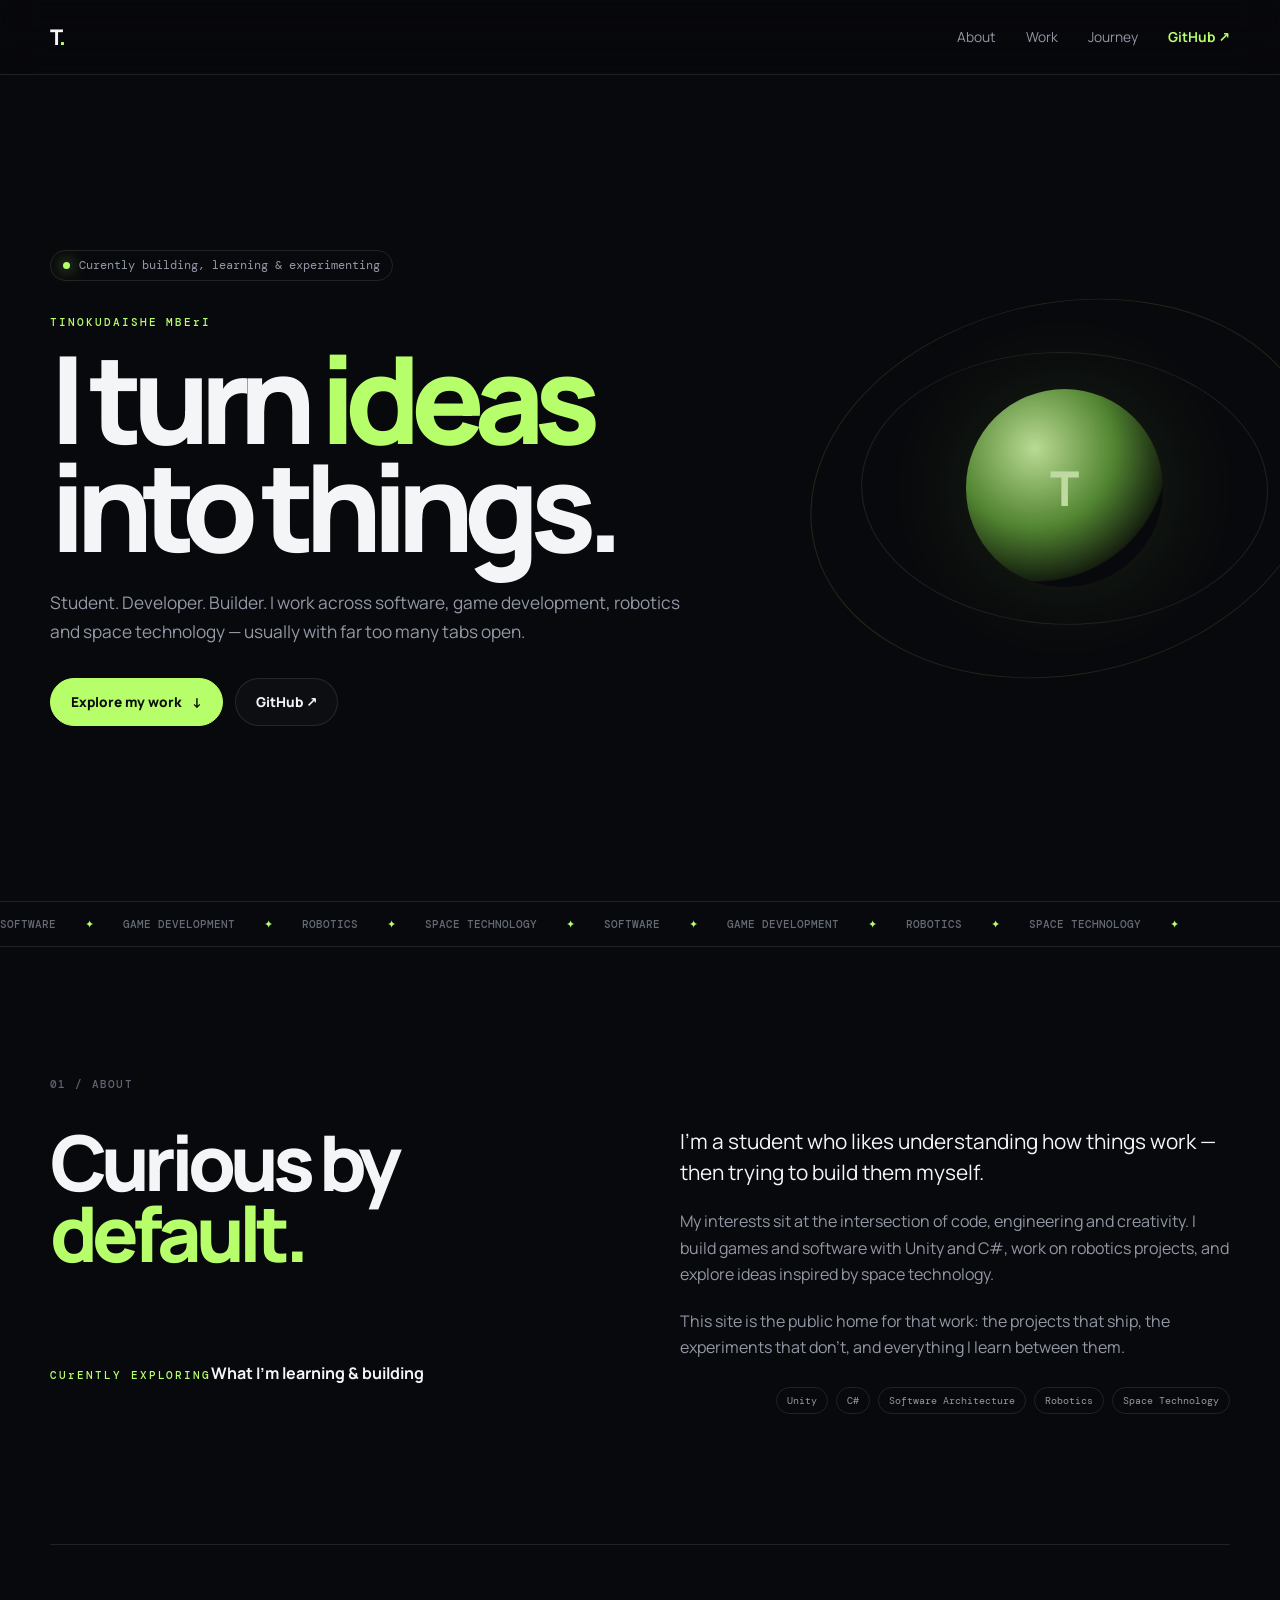
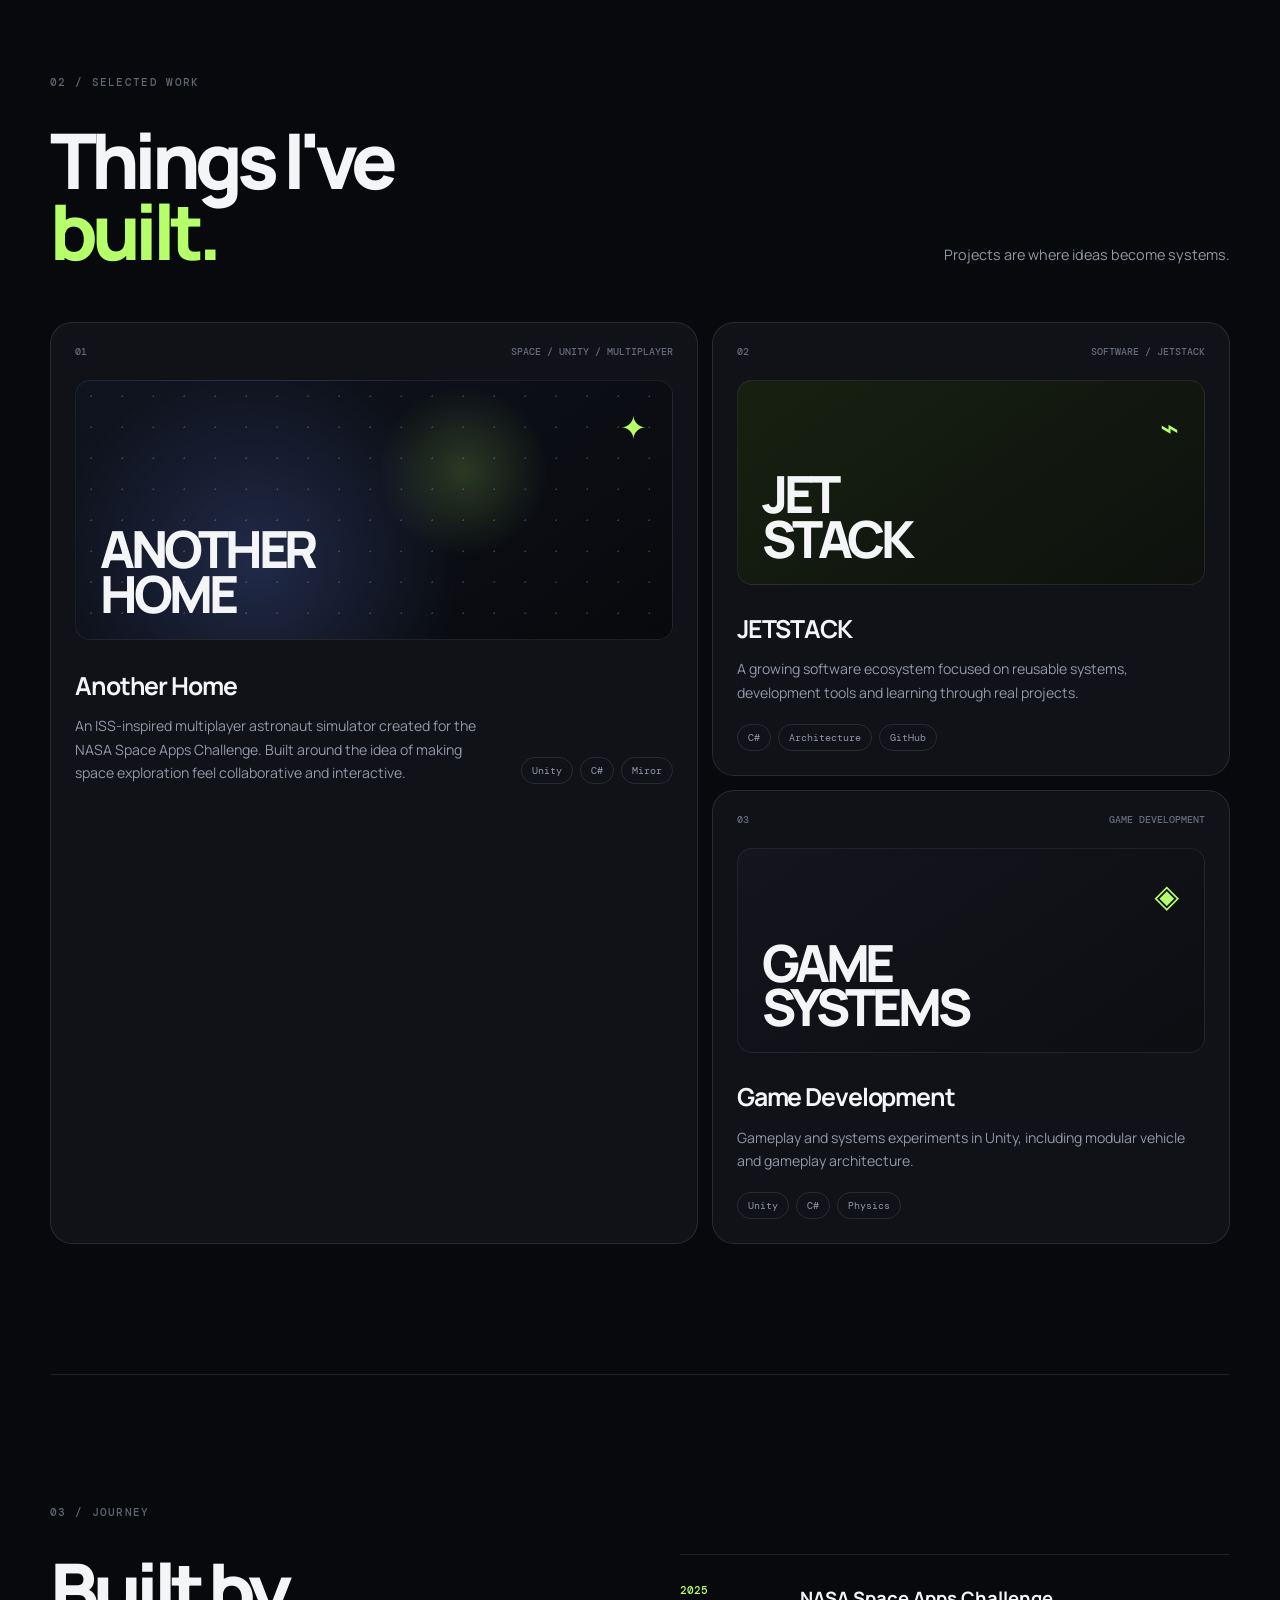
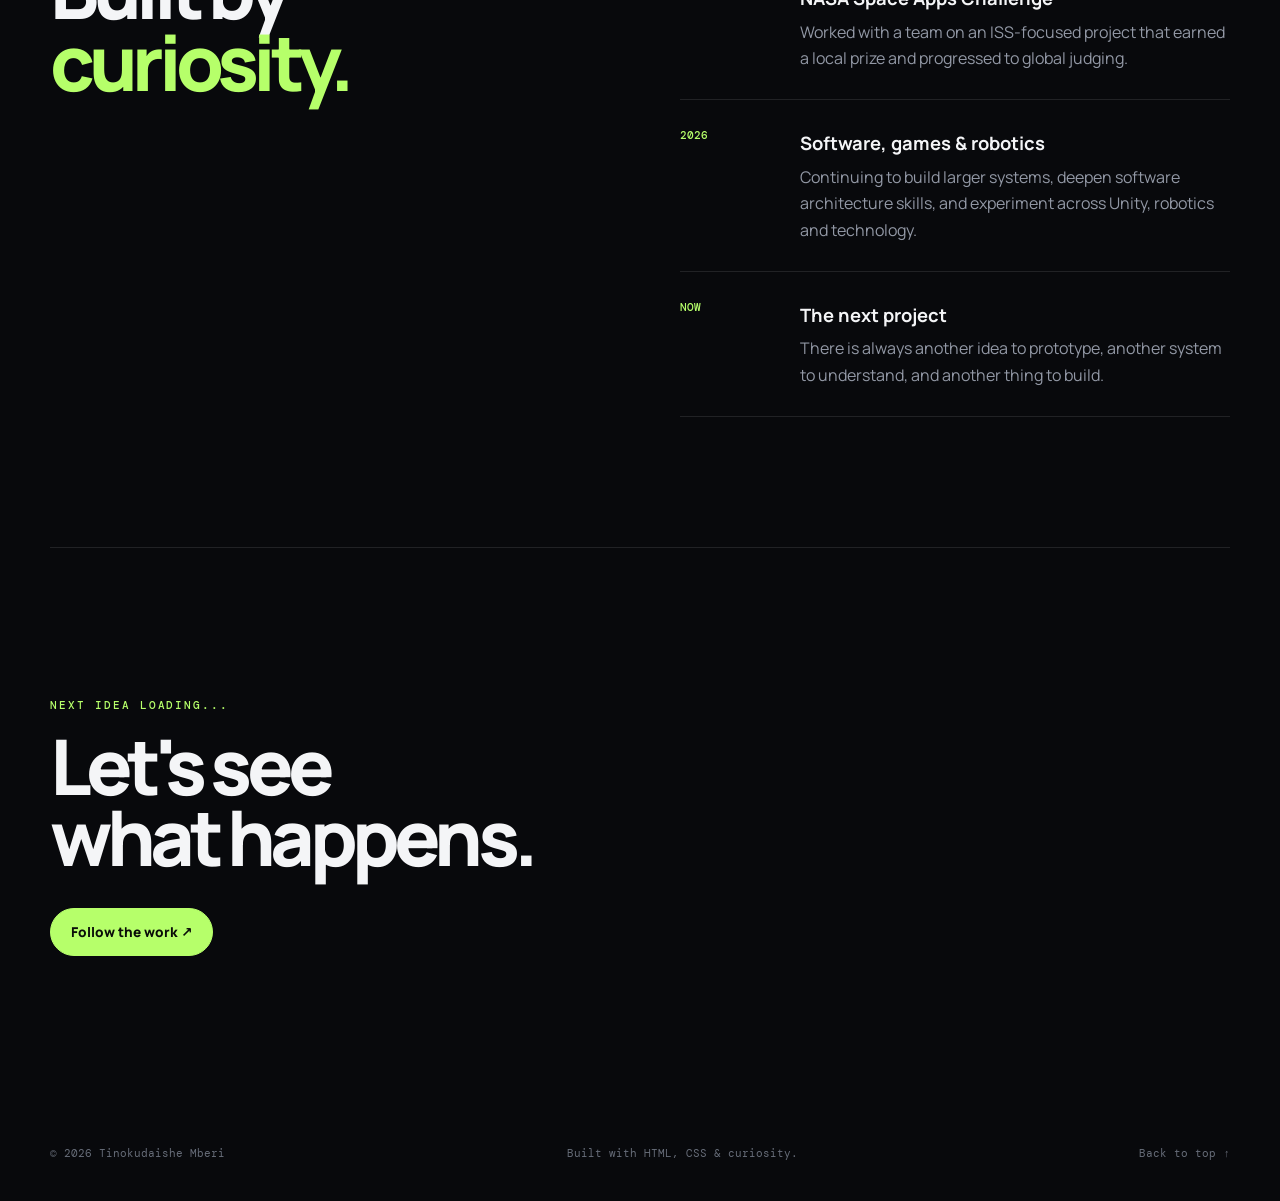
<file: index.html>
<!doctype html>
<html lang="en">
<head>
<meta charset="utf-8">
<meta name="viewport" content="width=device-width, initial-scale=1">
<title>Tinokudaishe Mberi — Developer, Builder & Student</title>
<meta name="description" content="Tinokudaishe Mberi — student, developer and builder exploring software, game development, robotics and space technology.">
<meta name="author" content="Tinokudaishe Mberi">
<link rel="canonical" href="https://tinomberi.github.io/">
<meta property="og:type" content="website">
<meta property="og:title" content="Tinokudaishe Mberi — Developer, Builder & Student">
<meta property="og:description" content="Projects, experiments and achievements by Tinokudaishe Mberi.">
<meta property="og:url" content="https://tinomberi.github.io/">
<meta name="theme-color" content="#08090c">
<link rel="stylesheet" href="css/style.css">
<script type="application/ld+json">
{"@context":"https://schema.org","@type":"Person","name":"Tinokudaishe Mberi","url":"https://tinomberi.github.io/","sameAs":["https://github.com/tinomberi"],"jobTitle":"Student and Developer","knowsAbout":["Software development","Game development","Unity","C#","Robotics","Space technology"]}
</script>
</head>
<body>
<header class="site-header"><nav class="nav container">
<a class="brand" href="#top">T<span>.</span></a>
<div class="nav-links"><a href="#about">About</a><a href="#work">Work</a><a href="#journey">Journey</a><a class="nav-github" href="https://github.com/tinomberi" target="_blank" rel="noopener">GitHub ↗</a></div>
</nav></header>

<main id="top">
<section class="hero container">
<div class="hero-copy">
<div class="status"><span></span> Curently building, learning & experimenting</div>
<p class="eyebrow">TINOKUDAISHE MBErI</p>
<h1>I turn <em>ideas</em><br>into things.</h1>
<p class="hero-text">Student. Developer. Builder. I work across software, game development, robotics and space technology — usually with far too many tabs open.</p>
<div class="hero-actions"><a class="button primary" href="#work">Explore my work <span>↓</span></a><a class="button ghost" href="https://github.com/tinomberi" target="_blank" rel="noopener">GitHub ↗</a></div>
</div>
<div class="hero-mark" aria-hidden="true"><div class="orb"></div><div class="orbit"></div><div class="orbit orbit-two"></div><div class="mark-core">T</div></div>
</section>

<div class="ticker" aria-hidden="true"><div>SOFTWARE <i>✦</i> GAME DEVELOPMENT <i>✦</i> ROBOTICS <i>✦</i> SPACE TECHNOLOGY <i>✦</i> SOFTWARE <i>✦</i> GAME DEVELOPMENT <i>✦</i> ROBOTICS <i>✦</i> SPACE TECHNOLOGY <i>✦</i></div></div>

<section id="about" class="section container">
<div class="section-label">01 / ABOUT</div>
<div class="section-content about-layout">
<div><h2>Curious by<br><span>default.</span></h2></div>
<div class="about-copy">
<p class="lead">I'm a student who likes understanding how things work — then trying to build them myself.</p>
<p>My interests sit at the intersection of code, engineering and creativity. I build games and software with Unity and C#, work on robotics projects, and explore ideas inspired by space technology.</p>
<p>This site is the public home for that work: the projects that ship, the experiments that don't, and everything I learn between them.</p>
</div>
</div>

<div class="curently">
<div><span class="mini-label">CUrENTLY EXPLORING</span><strong>What I'm learning & building</strong></div>
<div class="tag-list"><span>Unity</span><span>C#</span><span>Software Architecture</span><span>Robotics</span><span>Space Technology</span></div>
</div>
</section>

<section id="work" class="section container">
<div class="section-label">02 / SELECTED WORK</div>
<div class="section-content">
<div class="section-title-row"><h2>Things I've<br><span>built.</span></h2><p>Projects are where ideas become systems.</p></div>

<div class="case-grid">
<article class="case-card case-featured">
<div class="case-meta"><span>01</span><span>SPACE / UNITY / MULTIPLAYER</span></div>
<div class="case-art space-art"><span>ANOTHER<br>HOME</span><i>✦</i></div>
<div class="case-body"><div><h3>Another Home</h3><p>An ISS-inspired multiplayer astronaut simulator created for the NASA Space Apps Challenge. Built around the idea of making space exploration feel collaborative and interactive.</p></div><div class="tech"><span>Unity</span><span>C#</span><span>Miror</span></div></div>
</article>

<article class="case-card">
<div class="case-meta"><span>02</span><span>SOFTWARE / JETSTACK</span></div>
<div class="case-art jet-art"><span>JET<br>STACK</span><i>⌁</i></div>
<div class="case-body"><div><h3>JETSTACK</h3><p>A growing software ecosystem focused on reusable systems, development tools and learning through real projects.</p></div><div class="tech"><span>C#</span><span>Architecture</span><span>GitHub</span></div></div>
</article>

<article class="case-card">
<div class="case-meta"><span>03</span><span>GAME DEVELOPMENT</span></div>
<div class="case-art game-art"><span>GAME<br>SYSTEMS</span><i>◈</i></div>
<div class="case-body"><div><h3>Game Development</h3><p>Gameplay and systems experiments in Unity, including modular vehicle and gameplay architecture.</p></div><div class="tech"><span>Unity</span><span>C#</span><span>Physics</span></div></div>
</article>
</div>
</div>
</section>

<section id="journey" class="section container">
<div class="section-label">03 / JOURNEY</div>
<div class="section-content journey-layout">
<div><h2>Built by<br><span>curiosity.</span></h2></div>
<div class="timeline">
<article><span>2025</span><div><h3>NASA Space Apps Challenge</h3><p>Worked with a team on an ISS-focused project that earned a local prize and progressed to global judging.</p></div></article>
<article><span>2026</span><div><h3>Software, games & robotics</h3><p>Continuing to build larger systems, deepen software architecture skills, and experiment across Unity, robotics and technology.</p></div></article>
<article><span>NOW</span><div><h3>The next project</h3><p>There is always another idea to prototype, another system to understand, and another thing to build.</p></div></article>
</div>
</div>
</section>

<section class="closing container"><p class="eyebrow">NEXT IDEA LOADING...</p><h2>Let's see<br>what happens.</h2><a class="button primary" href="https://github.com/tinomberi" target="_blank" rel="noopener">Follow the work ↗</a></section>
</main>

<footer class="footer container"><span>© <span id="year"></span> Tinokudaishe Mberi</span><span>Built with HTML, CSS & curiosity.</span><a href="#top">Back to top ↑</a></footer>
<script src="js/main.js"></script>
</body>
</html>
</file>
<file: css/style.css>
@import url('https://fonts.googleapis.com/css2?family=DM+Mono:wght@400;500&family=Manrope:wght@400;500;600;700;800&display=swap');
*{box-sizing:border-box;margin:0;padding:0}
:root{--bg:#08090c;--surface:#101218;--surface2:#151821;--text:#f4f5f7;--muted:#9298a5;--line:rgba(255,255,255,.1);--accent:#b6ff6a;--max:1180px}
html{scroll-behavior:smooth}body{background:var(--bg);color:var(--text);font-family:Manrope,system-ui,sans-serif;line-height:1.65;overflow-x:hidden}
a{color:inherit;text-decoration:none}.container{width:min(var(--max),calc(100% - 48px));margin-inline:auto}
.site-header{position:sticky;top:0;z-index:50;border-bottom:1px solid var(--line);background:rgba(8,9,12,.76);backdrop-filter:blur(20px)}
.nav{min-height:74px;display:flex;align-items:center;justify-content:space-between}.brand{font-size:1.35rem;font-weight:800;letter-spacing:-.08em}.brand span,.hero h1 em,.section h2 span{color:var(--accent);font-style:normal}
.nav-links{display:flex;gap:30px;color:var(--muted);font-size:.86rem}.nav-links a:hover{color:var(--text)}.nav-github{color:var(--accent)!important;font-weight:700}
.hero{min-height:calc(100vh - 74px);display:flex;align-items:center;position:relative;padding-block:100px}.hero-copy{position:relative;z-index:2;max-width:780px}
.status{display:inline-flex;align-items:center;gap:9px;padding:7px 12px;border:1px solid var(--line);border-radius:999px;color:var(--muted);font:400 .72rem 'DM Mono',monospace;margin-bottom:34px}.status span{width:7px;height:7px;border-radius:50%;background:var(--accent);box-shadow:0 0 15px var(--accent)}
.eyebrow,.mini-label{color:var(--accent);font:500 .68rem 'DM Mono',monospace;letter-spacing:.18em}.hero h1{margin-top:14px;font-size:clamp(4.2rem,9.5vw,8.6rem);line-height:.89;letter-spacing:-.085em;font-weight:800}
.hero-text{max-width:650px;color:var(--muted);font-size:1.08rem;margin-top:30px}.hero-actions{display:flex;gap:12px;margin-top:32px}.button{min-height:48px;padding:0 20px;border:1px solid var(--line);border-radius:999px;display:inline-flex;align-items:center;gap:10px;font-size:.85rem;font-weight:800;transition:transform .2s,border-color .2s}.button:hover{transform:translateY(-3px);border-color:rgba(182,255,106,.55)}.primary{background:var(--accent);color:#0a0d08;border-color:var(--accent)}.ghost{background:rgba(255,255,255,.025)}
.hero-mark{position:absolute;right:-8%;width:520px;height:520px;opacity:.85}.orb{position:absolute;inset:31%;border-radius:50%;background:radial-gradient(circle at 35% 30%,#d9ffab,#5f9b38 42%,#182410 70%,transparent 71%);box-shadow:0 0 100px rgba(182,255,106,.13)}.orbit{position:absolute;inset:8%;border:1px solid rgba(182,255,106,.14);border-radius:50%;transform:rotate(28deg) skewX(-18deg)}.orbit-two{inset:18%;transform:rotate(-38deg) skewX(22deg);border-color:rgba(255,255,255,.1)}.mark-core{position:absolute;inset:42%;display:grid;place-items:center;color:#dfffbc;font-size:3rem;font-weight:800}
.ticker{overflow:hidden;border-block:1px solid var(--line);white-space:nowrap;color:#646a76;font:500 .68rem 'DM Mono',monospace}.ticker div{width:max-content;padding:15px 0;animation:scroll 32s linear infinite}.ticker i{color:var(--accent);font-style:normal;padding:0 22px}@keyframes scroll{to{transform:translateX(-35%)}}
.section{padding-block:130px;border-bottom:1px solid var(--line)}.section-label{color:#5f6571;font:500 .68rem 'DM Mono',monospace;letter-spacing:.12em}.section-content{margin-top:35px}.section h2,.closing h2{font-size:clamp(3rem,6vw,6rem);line-height:.93;letter-spacing:-.075em;font-weight:800}
.about-layout,.journey-layout{display:grid;grid-template-columns:1fr 1fr;gap:80px}.about-copy{max-width:580px;color:var(--muted)}.about-copy p+p{margin-top:20px}.about-copy .lead{color:var(--text);font-size:1.3rem;line-height:1.5}
.currently{margin-top:75px;padding:24px 0;border-top:1px solid var(--line);display:flex;justify-content:space-between;gap:30px;align-items:center}.currently>div:first-child{display:flex;flex-direction:column;gap:7px}.currently strong{font-size:1rem}.tag-list{display:flex;flex-wrap:wrap;justify-content:flex-end;gap:8px}.tag-list span,.tech span{border:1px solid var(--line);border-radius:999px;padding:6px 10px;color:var(--muted);font:400 .65rem 'DM Mono',monospace}
.section-title-row{display:flex;justify-content:space-between;align-items:end;gap:30px}.section-title-row>p{max-width:300px;color:var(--muted);font-size:.9rem}
.case-grid{display:grid;grid-template-columns:1.25fr 1fr;gap:14px;margin-top:55px}.case-card{background:var(--surface);border:1px solid var(--line);border-radius:22px;overflow:hidden;transition:transform .25s,border-color .25s}.case-card:hover{transform:translateY(-5px);border-color:rgba(182,255,106,.35)}.case-featured{grid-row:span 2}
.case-meta{padding:22px 24px 0;display:flex;justify-content:space-between;color:#656b77;font:500 .62rem 'DM Mono',monospace}
.case-art{margin:22px 24px 0;height:260px;border-radius:15px;border:1px solid rgba(255,255,255,.08);position:relative;overflow:hidden;display:flex;align-items:flex-end;padding:24px}
.case-art span{font-size:clamp(2rem,4vw,4rem);line-height:.86;letter-spacing:-.08em;font-weight:800;position:relative;z-index:2}.case-art i{position:absolute;right:25px;top:20px;color:var(--accent);font-size:2rem;font-style:normal}
.space-art{background:radial-gradient(circle at 65% 35%,rgba(182,255,106,.18),transparent 20%),radial-gradient(circle at 30% 70%,#202a48,transparent 45%),linear-gradient(145deg,#10141f,#08090c)}.space-art:after{content:"";position:absolute;inset:0;background-image:radial-gradient(#fff 1px,transparent 1px);background-size:31px 31px;opacity:.16}.jet-art{height:205px;background:linear-gradient(145deg,#172010,#0e110e)}.game-art{height:205px;background:linear-gradient(145deg,#14151d,#0d0e12)}
.case-body{padding:24px}.case-body h3{font-size:1.55rem;letter-spacing:-.045em}.case-body p{color:var(--muted);font-size:.88rem;margin-top:8px}.tech{display:flex;gap:7px;flex-wrap:wrap;margin-top:20px}.case-featured .case-body{display:grid;grid-template-columns:1fr auto;gap:30px;align-items:end;padding:26px 24px 28px}
.timeline{border-top:1px solid var(--line)}.timeline article{display:grid;grid-template-columns:90px 1fr;gap:30px;padding:28px 0;border-bottom:1px solid var(--line)}.timeline article>span{color:var(--accent);font:500 .7rem 'DM Mono',monospace}.timeline h3{font-size:1.15rem}.timeline p{max-width:650px;color:var(--muted);margin-top:5px}
.closing{padding-block:150px}.closing h2{margin-block:18px 35px}.footer{min-height:95px;display:flex;align-items:center;justify-content:space-between;gap:20px;color:#676d79;font:400 .68rem 'DM Mono',monospace}.footer a:hover{color:var(--accent)}
@media(max-width:800px){.container{width:min(var(--max),calc(100% - 32px))}.nav-links{gap:15px}.nav-links a:not(.nav-github){display:none}.hero-mark{width:330px;height:330px;right:-25%;top:12%;opacity:.35}.hero h1{font-size:clamp(3.5rem,17vw,6rem)}.about-layout,.journey-layout,.case-grid{grid-template-columns:1fr}.about-layout,.journey-layout{gap:35px}.case-featured{grid-row:auto}.case-featured .case-body{display:block}.case-featured .tech{margin-top:20px}.currently{display:block}.tag-list{justify-content:flex-start;margin-top:18px}.case-art{height:220px}.section-title-row{display:block}.section-title-row>p{margin-top:20px}.footer{flex-wrap:wrap;padding-block:25px}}
@media(prefers-reduced-motion:reduce){html{scroll-behavior:auto}.ticker div{animation:none}.button,.case-card{transition:none}}
</file>
